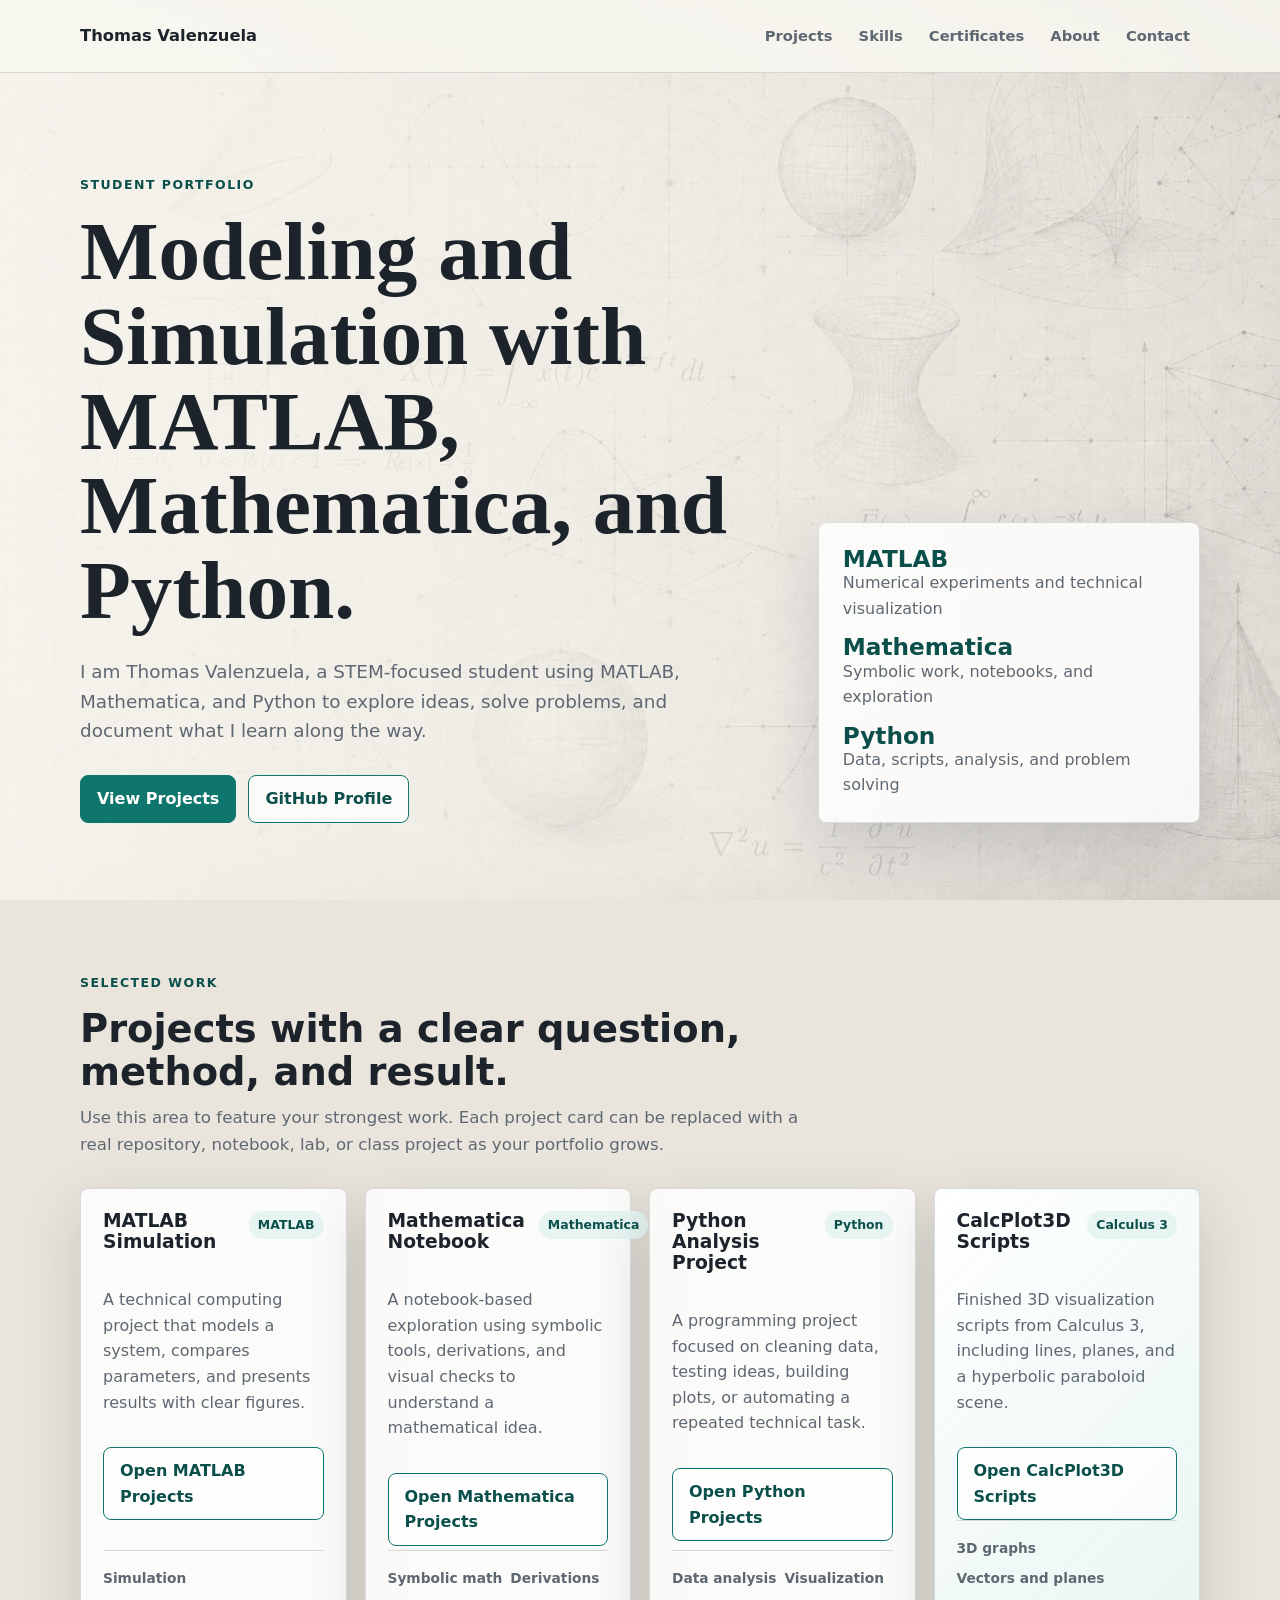
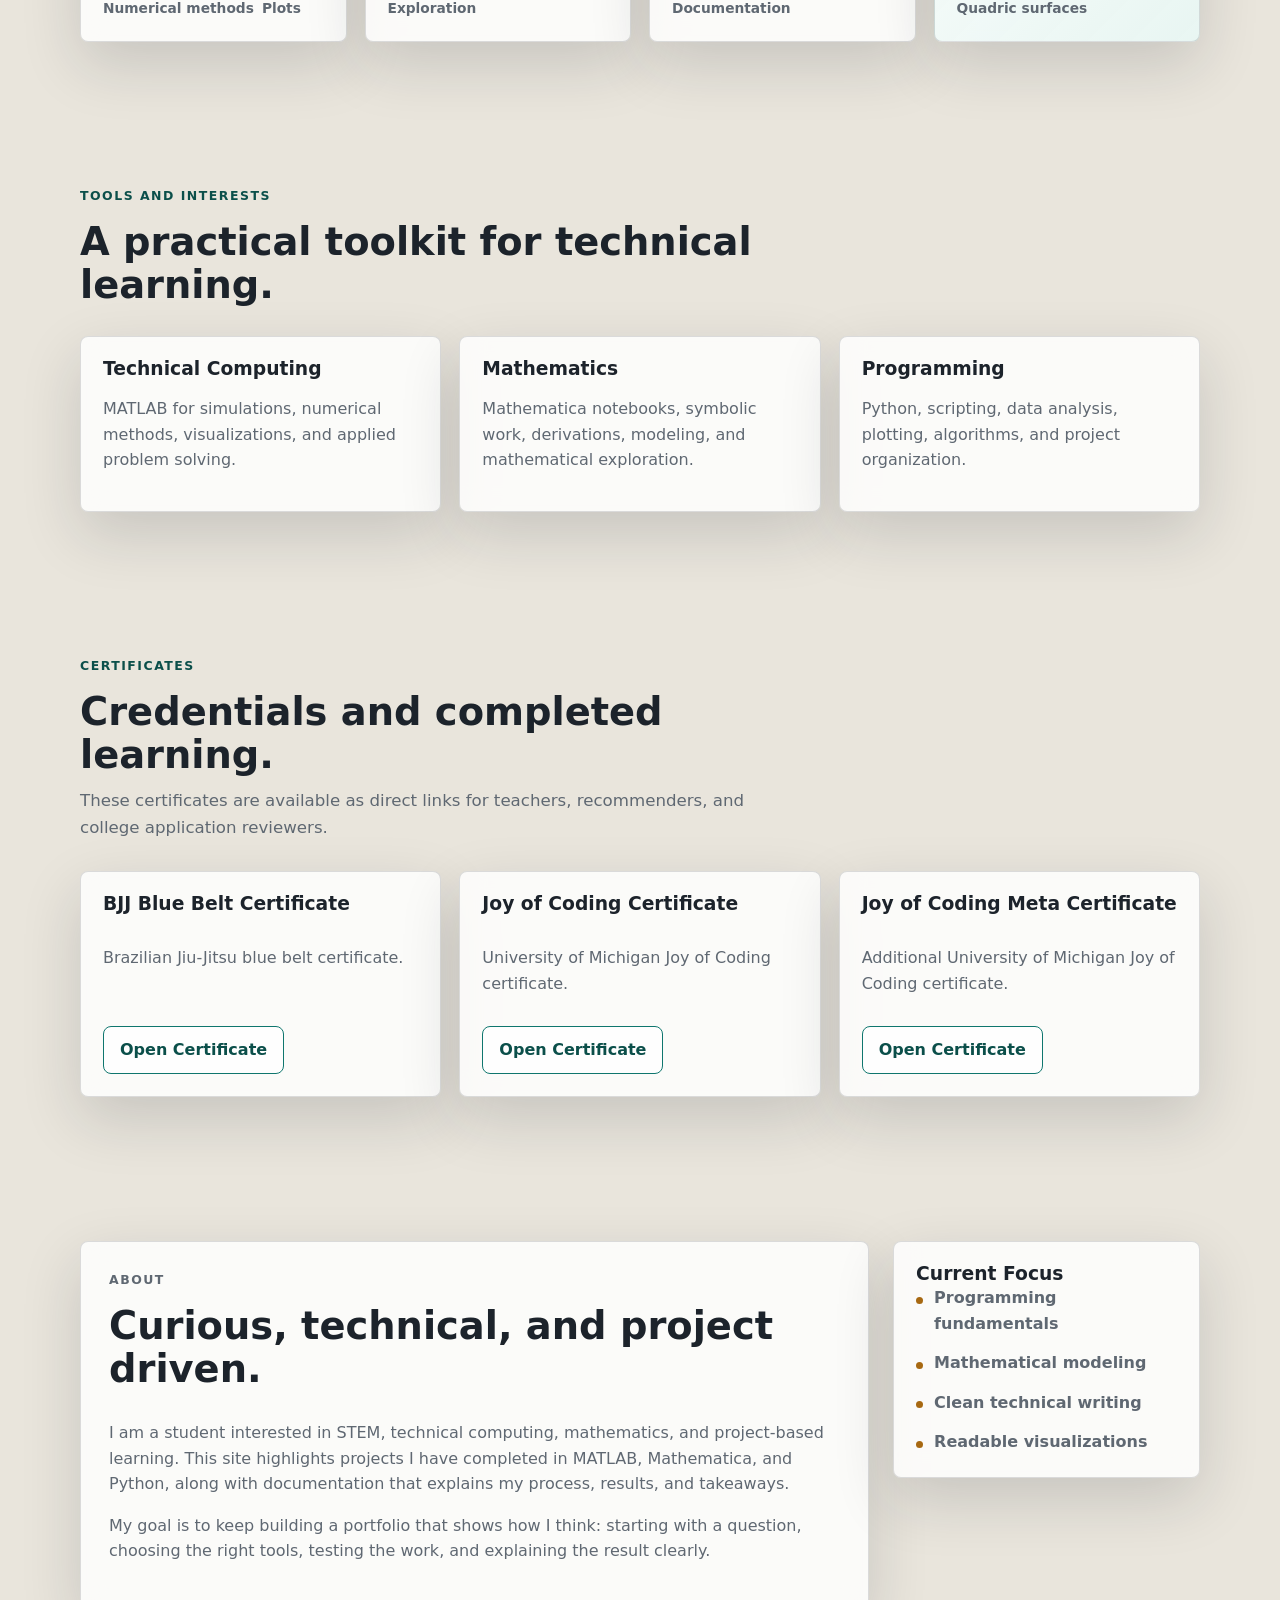
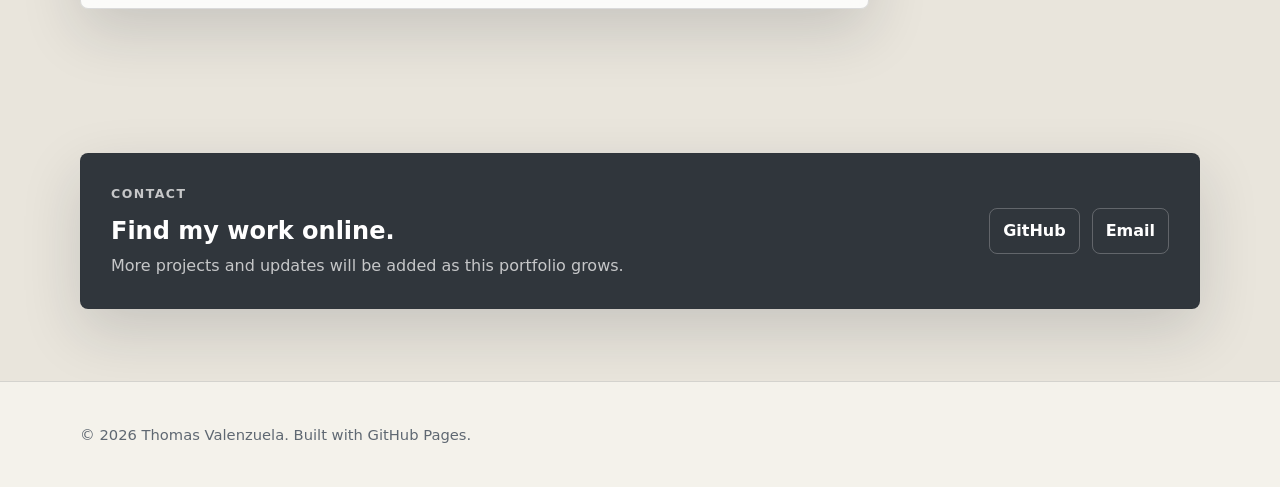
<file: index.html>
<!doctype html>
<html lang="en">
<head>
  <meta charset="utf-8">
  <meta name="viewport" content="width=device-width, initial-scale=1">
  <meta name="description" content="Student portfolio for Thomas Valenzuela focused on modeling and simulation with MATLAB, Mathematica, and Python.">
  <title>Modeling and Simulation with MATLAB, Mathematica, and Python.</title>
  <style>
    :root {
      color-scheme: light;
      --ink: #1c232b;
      --muted: #5f6872;
      --surface: rgba(255, 255, 255, 0.82);
      --surface-strong: rgba(255, 255, 255, 0.92);
      --line: rgba(44, 51, 58, 0.16);
      --accent: #0f766e;
      --accent-dark: #0b4f4a;
      --accent-soft: rgba(228, 244, 241, 0.9);
      --gold: #a76812;
      --shadow: 0 22px 60px rgba(24, 32, 42, 0.16);
    }

    * {
      box-sizing: border-box;
    }

    html {
      scroll-behavior: smooth;
    }

    body {
      margin: 0;
      min-height: 100vh;
      font-family: Inter, ui-sans-serif, system-ui, -apple-system, BlinkMacSystemFont, "Segoe UI", sans-serif;
      line-height: 1.6;
      color: var(--ink);
      background: #e9e5dc url("assets/mathBackground.png") center top / cover fixed no-repeat;
    }

    body::before {
      content: "";
      position: fixed;
      inset: 0;
      z-index: -1;
      background: linear-gradient(90deg, rgba(247, 245, 238, 0.96) 0%, rgba(247, 245, 238, 0.79) 48%, rgba(247, 245, 238, 0.48) 100%);
      pointer-events: none;
    }

    a {
      color: inherit;
    }

    .container {
      width: min(1120px, calc(100% - 40px));
      margin: 0 auto;
    }

    .site-header {
      position: sticky;
      top: 0;
      z-index: 10;
      border-bottom: 1px solid var(--line);
      background: rgba(248, 246, 240, 0.88);
      backdrop-filter: blur(16px);
    }

    .nav {
      min-height: 72px;
      display: flex;
      align-items: center;
      justify-content: space-between;
      gap: 24px;
    }

    .brand {
      text-decoration: none;
      font-weight: 850;
      font-size: 1.02rem;
    }

    .nav-links {
      display: flex;
      align-items: center;
      gap: 6px;
      flex-wrap: wrap;
      justify-content: flex-end;
    }

    .nav-links a {
      text-decoration: none;
      color: var(--muted);
      font-weight: 750;
      font-size: 0.92rem;
      padding: 8px 10px;
      border-radius: 8px;
    }

    .nav-links a:hover,
    .nav-links a:focus-visible {
      color: var(--accent-dark);
      background: var(--accent-soft);
      outline: none;
    }

    .hero {
      min-height: calc(100vh - 72px);
      display: grid;
      align-items: center;
      padding: 72px 0 48px;
    }

    .hero-grid {
      display: grid;
      grid-template-columns: minmax(0, 1.3fr) minmax(280px, 0.7fr);
      gap: 28px;
      align-items: end;
    }

    .hero-copy-block {
      max-width: 780px;
    }

    .eyebrow {
      margin: 0 0 14px;
      color: var(--accent-dark);
      font-weight: 850;
      text-transform: uppercase;
      font-size: 0.78rem;
      letter-spacing: 0.12em;
    }

    h1,
    h2,
    h3 {
      line-height: 1.12;
      margin: 0;
    }

    h1 {
      max-width: 880px;
      font-family: "Iowan Old Style", "Palatino Linotype", Palatino, Georgia, serif;
      font-size: 5.2rem;
      font-weight: 700;
      line-height: 1.02;
    }

    .hero-copy {
      margin: 24px 0 0;
      max-width: 670px;
      font-size: 1.15rem;
      color: var(--muted);
    }

    .hero-actions {
      display: flex;
      flex-wrap: wrap;
      gap: 12px;
      margin-top: 30px;
    }

    .button {
      display: inline-flex;
      align-items: center;
      justify-content: center;
      min-height: 44px;
      padding: 10px 16px;
      border-radius: 8px;
      border: 1px solid var(--accent);
      text-decoration: none;
      font-weight: 850;
    }

    .button.primary {
      color: #ffffff;
      background: var(--accent);
    }

    .button.secondary {
      color: var(--accent-dark);
      background: rgba(255, 255, 255, 0.74);
    }

    .panel,
    .card,
    .contact-band {
      background: var(--surface);
      border: 1px solid var(--line);
      border-radius: 8px;
      box-shadow: var(--shadow);
      backdrop-filter: blur(12px);
    }

    .panel {
      padding: 24px;
    }

    .stat-list,
    .focus-list {
      display: grid;
      gap: 14px;
      margin: 0;
      padding: 0;
      list-style: none;
    }

    .stat-list strong {
      display: block;
      color: var(--accent-dark);
      font-size: 1.45rem;
      line-height: 1;
    }

    .stat-list span,
    .focus-list li,
    .project-card p,
    .certificate-card p,
    .skill-card p,
    .about-copy p {
      color: var(--muted);
    }

    .section {
      padding: 72px 0;
    }

    .section-heading {
      max-width: 720px;
      margin-bottom: 30px;
    }

    .section-heading h2 {
      font-size: clamp(1.8rem, 3vw, 2.55rem);
    }

    .section-heading p:last-child {
      margin: 12px 0 0;
      color: var(--muted);
      font-size: 1.04rem;
    }

    .project-grid {
      display: grid;
      grid-template-columns: repeat(auto-fit, minmax(240px, 1fr));
      gap: 18px;
    }

    .certificate-grid,
    .skill-grid {
      display: grid;
      grid-template-columns: repeat(3, minmax(0, 1fr));
      gap: 18px;
    }

    .card {
      padding: 22px;
    }

    .project-card {
      min-height: 260px;
      display: flex;
      flex-direction: column;
    }

    .project-card .button {
      align-self: flex-start;
      margin-top: 16px;
    }

    .project-card.featured-project-card {
      background:
        linear-gradient(135deg, rgba(255, 255, 255, 0.9), rgba(228, 244, 241, 0.84)),
        var(--surface);
    }

    .certificate-card {
      min-height: 220px;
      display: flex;
      flex-direction: column;
      gap: 14px;
    }

    .certificate-card .button {
      align-self: flex-start;
      margin-top: auto;
    }

    .project-topline {
      display: flex;
      justify-content: space-between;
      gap: 14px;
      align-items: flex-start;
      margin-bottom: 18px;
    }

    .tag {
      min-height: 28px;
      padding: 4px 9px;
      border-radius: 999px;
      background: var(--accent-soft);
      color: var(--accent-dark);
      font-size: 0.78rem;
      font-weight: 850;
      white-space: nowrap;
    }

    .project-meta {
      display: flex;
      flex-wrap: wrap;
      gap: 8px;
      margin-top: auto;
      padding-top: 16px;
      border-top: 1px solid var(--line);
    }

    .project-meta span {
      color: var(--muted);
      font-size: 0.86rem;
      font-weight: 750;
    }

    .about-grid {
      display: grid;
      grid-template-columns: minmax(0, 0.72fr) minmax(280px, 0.28fr);
      gap: 24px;
      align-items: start;
    }

    .about-copy {
      padding: 28px;
    }

    .focus-list li {
      padding-left: 18px;
      position: relative;
      font-weight: 700;
    }

    .focus-list li::before {
      content: "";
      position: absolute;
      left: 0;
      top: 0.72em;
      width: 7px;
      height: 7px;
      border-radius: 50%;
      background: var(--gold);
    }

    .contact-band {
      display: flex;
      justify-content: space-between;
      gap: 24px;
      align-items: center;
      padding: 30px;
      background: rgba(28, 35, 43, 0.9);
      color: #ffffff;
    }

    .contact-band .eyebrow {
      color: rgba(255, 255, 255, 0.72);
    }

    .contact-band p:not(.eyebrow) {
      margin: 8px 0 0;
      color: rgba(255, 255, 255, 0.72);
    }

    .contact-links {
      display: flex;
      gap: 12px;
      flex-wrap: wrap;
      justify-content: flex-end;
    }

    .contact-links a {
      display: inline-flex;
      align-items: center;
      min-height: 42px;
      padding: 9px 13px;
      border-radius: 8px;
      color: #ffffff;
      text-decoration: none;
      font-weight: 850;
      border: 1px solid rgba(255, 255, 255, 0.24);
    }

    .site-footer {
      padding: 26px 0;
      color: var(--muted);
      font-size: 0.92rem;
      background: rgba(248, 246, 240, 0.76);
      border-top: 1px solid var(--line);
      backdrop-filter: blur(12px);
    }

    @media (max-width: 860px) {
      body {
        background-attachment: scroll;
      }

      body::before {
        background: rgba(247, 245, 238, 0.84);
      }

      h1 {
        font-size: 3.6rem;
      }

      .hero-grid,
      .about-grid,
      .project-grid,
      .certificate-grid,
      .skill-grid {
        grid-template-columns: 1fr;
      }

      .hero {
        min-height: auto;
      }

      .contact-band {
        align-items: flex-start;
        flex-direction: column;
      }

      .contact-links {
        justify-content: flex-start;
      }
    }

    @media (max-width: 620px) {
      .container {
        width: min(100% - 28px, 1120px);
      }

      .nav {
        align-items: flex-start;
        flex-direction: column;
        gap: 10px;
        padding: 14px 0;
      }

      .nav-links {
        justify-content: flex-start;
      }

      h1 {
        font-size: 2.65rem;
      }

      .hero,
      .section {
        padding: 52px 0;
      }
    }
  </style>
</head>
<body>
  <header class="site-header">
    <div class="container nav" aria-label="Main navigation">
      <a class="brand" href="#top">Thomas Valenzuela</a>
      <nav class="nav-links">
        <a href="#projects">Projects</a>
        <a href="#skills">Skills</a>
        <a href="#certificates">Certificates</a>
        <a href="#about">About</a>
        <a href="#contact">Contact</a>
      </nav>
    </div>
  </header>

  <main id="top">
    <section class="hero">
      <div class="container hero-grid">
        <div class="hero-copy-block">
          <p class="eyebrow">Student portfolio</p>
          <h1>Modeling and Simulation with MATLAB, Mathematica, and Python.</h1>
          <p class="hero-copy">
            I am Thomas Valenzuela, a STEM-focused student using MATLAB, Mathematica, and Python to explore ideas, solve problems, and document what I learn along the way.
          </p>
          <div class="hero-actions">
            <a class="button primary" href="#projects">View Projects</a>
            <a class="button secondary" href="https://github.com/wolervine" target="_blank" rel="noopener noreferrer">GitHub Profile</a>
          </div>
        </div>

        <aside class="panel" aria-label="Portfolio highlights">
          <ul class="stat-list">
            <li><strong>MATLAB</strong><span>Numerical experiments and technical visualization</span></li>
            <li><strong>Mathematica</strong><span>Symbolic work, notebooks, and exploration</span></li>
            <li><strong>Python</strong><span>Data, scripts, analysis, and problem solving</span></li>
          </ul>
        </aside>
      </div>
    </section>

    <section id="projects" class="section">
      <div class="container">
        <div class="section-heading">
          <p class="eyebrow">Selected work</p>
          <h2>Projects with a clear question, method, and result.</h2>
          <p>Use this area to feature your strongest work. Each project card can be replaced with a real repository, notebook, lab, or class project as your portfolio grows.</p>
        </div>

        <div class="project-grid">
          <article class="card project-card">
            <div class="project-topline"><h3>MATLAB Simulation</h3><span class="tag">MATLAB</span></div>
            <p>A technical computing project that models a system, compares parameters, and presents results with clear figures.</p>
            <a class="button secondary" href="projects/matlab/">Open MATLAB Projects</a>
            <div class="project-meta"><span>Simulation</span><span>Numerical methods</span><span>Plots</span></div>
          </article>

          <article class="card project-card">
            <div class="project-topline"><h3>Mathematica Notebook</h3><span class="tag">Mathematica</span></div>
            <p>A notebook-based exploration using symbolic tools, derivations, and visual checks to understand a mathematical idea.</p>
            <a class="button secondary" href="projects/mathematica/">Open Mathematica Projects</a>
            <div class="project-meta"><span>Symbolic math</span><span>Derivations</span><span>Exploration</span></div>
          </article>

          <article class="card project-card">
            <div class="project-topline"><h3>Python Analysis Project</h3><span class="tag">Python</span></div>
            <p>A programming project focused on cleaning data, testing ideas, building plots, or automating a repeated technical task.</p>
            <a class="button secondary" href="projects/python/">Open Python Projects</a>
            <div class="project-meta"><span>Data analysis</span><span>Visualization</span><span>Documentation</span></div>
          </article>

          <article class="card project-card featured-project-card">
            <div class="project-topline"><h3>CalcPlot3D Scripts</h3><span class="tag">Calculus 3</span></div>
            <p>Finished 3D visualization scripts from Calculus 3, including lines, planes, and a hyperbolic paraboloid scene.</p>
            <a class="button secondary" href="projects/calcplot3d/">Open CalcPlot3D Scripts</a>
            <div class="project-meta"><span>3D graphs</span><span>Vectors and planes</span><span>Quadric surfaces</span></div>
          </article>
        </div>
      </div>
    </section>

    <section id="skills" class="section">
      <div class="container">
        <div class="section-heading">
          <p class="eyebrow">Tools and interests</p>
          <h2>A practical toolkit for technical learning.</h2>
        </div>

        <div class="skill-grid">
          <article class="card skill-card"><h3>Technical Computing</h3><p>MATLAB for simulations, numerical methods, visualizations, and applied problem solving.</p></article>
          <article class="card skill-card"><h3>Mathematics</h3><p>Mathematica notebooks, symbolic work, derivations, modeling, and mathematical exploration.</p></article>
          <article class="card skill-card"><h3>Programming</h3><p>Python, scripting, data analysis, plotting, algorithms, and project organization.</p></article>
        </div>
      </div>
    </section>

    <section id="certificates" class="section">
      <div class="container">
        <div class="section-heading">
          <p class="eyebrow">Certificates</p>
          <h2>Credentials and completed learning.</h2>
          <p>These certificates are available as direct links for teachers, recommenders, and college application reviewers.</p>
        </div>

        <div class="certificate-grid">
          <article class="card certificate-card" id="bjj-blue-belt-certificate">
            <h3>BJJ Blue Belt Certificate</h3>
            <p>Brazilian Jiu-Jitsu blue belt certificate.</p>
            <a class="button secondary" href="certificates/bjj-blue-belt.pdf" target="_blank" rel="noopener noreferrer">Open Certificate</a>
          </article>

          <article class="card certificate-card" id="joy-of-coding-certificate">
            <h3>Joy of Coding Certificate</h3>
            <p>University of Michigan Joy of Coding certificate.</p>
            <a class="button secondary" href="certificates/joy-of-coding.pdf" target="_blank" rel="noopener noreferrer">Open Certificate</a>
          </article>

          <article class="card certificate-card" id="joy-of-coding-meta-certificate">
            <h3>Joy of Coding Meta Certificate</h3>
            <p>Additional University of Michigan Joy of Coding certificate.</p>
            <a class="button secondary" href="certificates/joy-of-coding-meta.pdf" target="_blank" rel="noopener noreferrer">Open Certificate</a>
          </article>
        </div>
      </div>
    </section>

    <section id="about" class="section">
      <div class="container about-grid">
        <div class="card about-copy">
          <div class="section-heading">
            <p class="eyebrow">About</p>
            <h2>Curious, technical, and project driven.</h2>
          </div>
          <p>I am a student interested in STEM, technical computing, mathematics, and project-based learning. This site highlights projects I have completed in MATLAB, Mathematica, and Python, along with documentation that explains my process, results, and takeaways.</p>
          <p>My goal is to keep building a portfolio that shows how I think: starting with a question, choosing the right tools, testing the work, and explaining the result clearly.</p>
        </div>

        <aside class="card">
          <h3>Current Focus</h3>
          <ul class="focus-list">
            <li>Programming fundamentals</li>
            <li>Mathematical modeling</li>
            <li>Clean technical writing</li>
            <li>Readable visualizations</li>
          </ul>
        </aside>
      </div>
    </section>

    <section id="contact" class="section">
      <div class="container">
        <div class="contact-band">
          <div>
            <p class="eyebrow">Contact</p>
            <h2>Find my work online.</h2>
            <p>More projects and updates will be added as this portfolio grows.</p>
          </div>
          <div class="contact-links">
            <a href="https://github.com/wolervine" target="_blank" rel="noopener noreferrer">GitHub</a>
            <a href="mailto:wolervine@proton.me">Email</a>
          </div>
        </div>
      </div>
    </section>
  </main>

  <footer class="site-footer">
    <div class="container">
      <p>&copy; 2026 Thomas Valenzuela. Built with GitHub Pages.</p>
    </div>
  </footer>
</body>
</html>
</file>
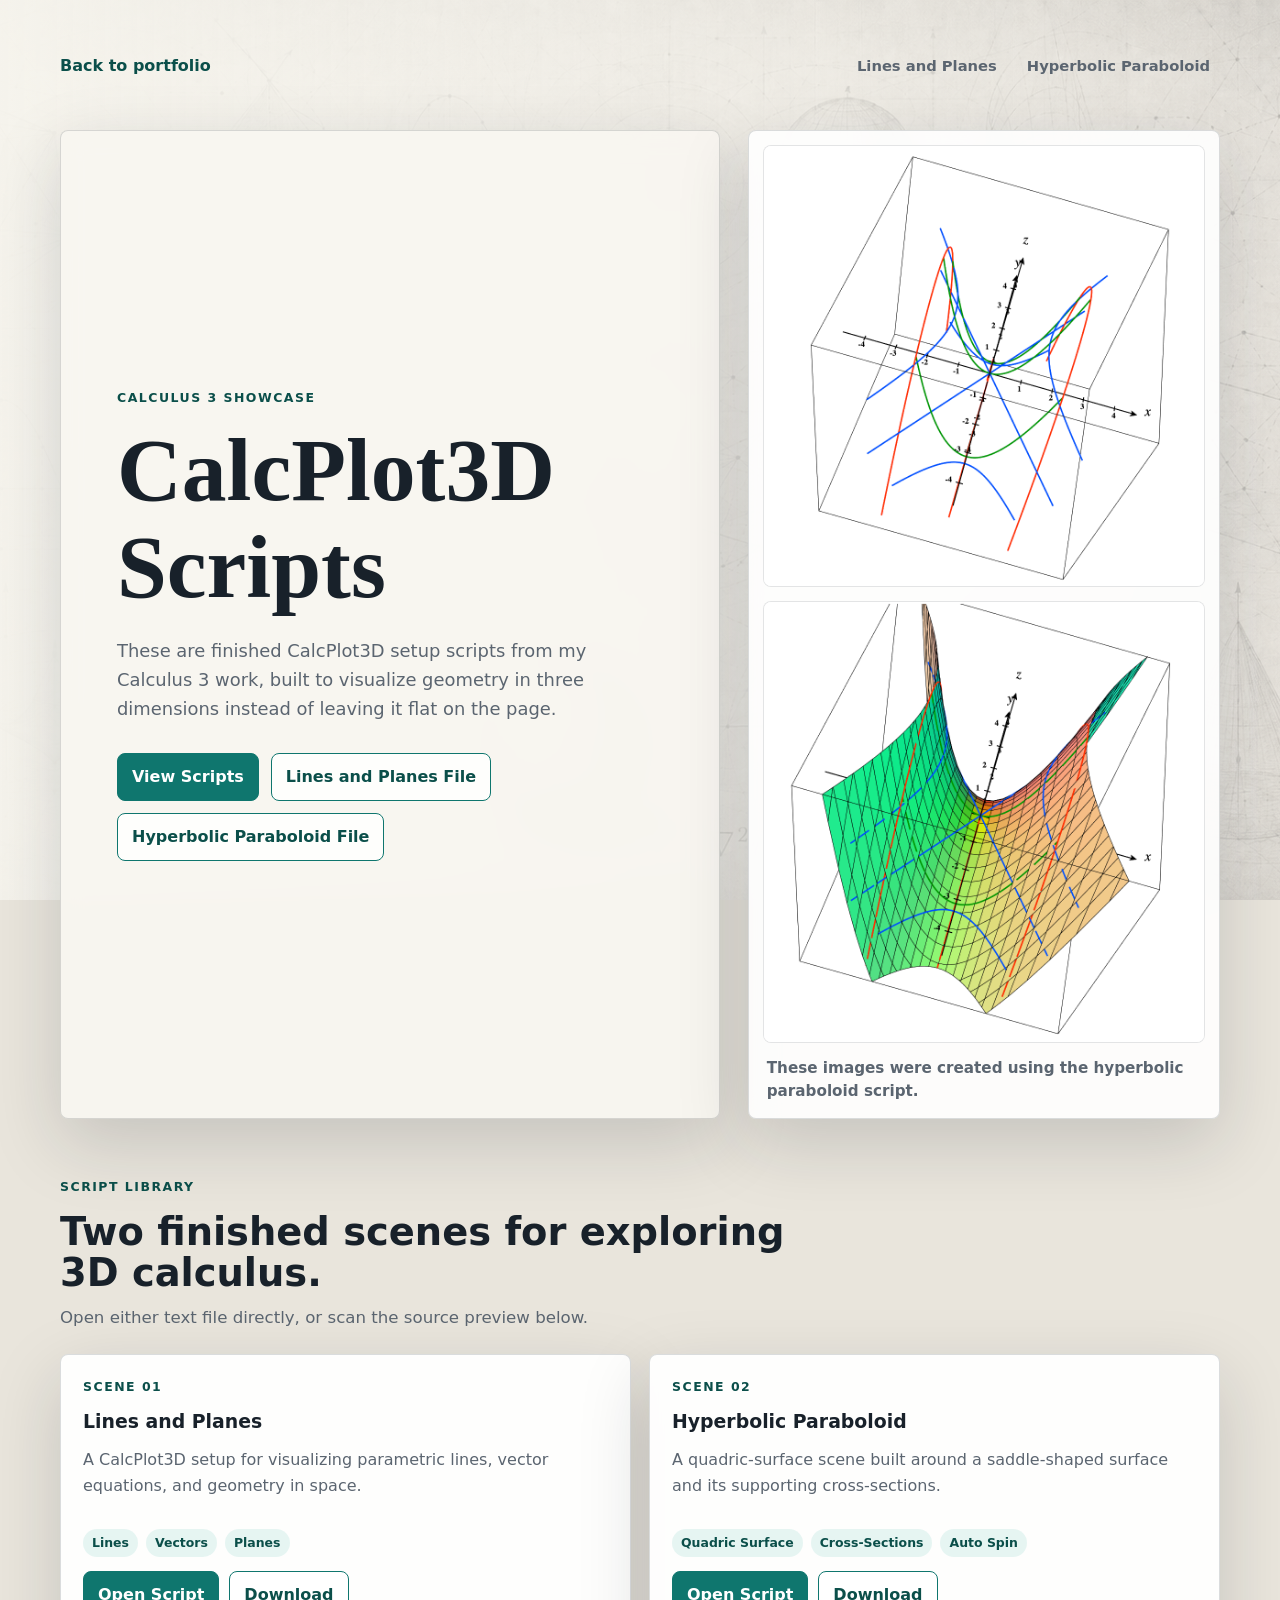
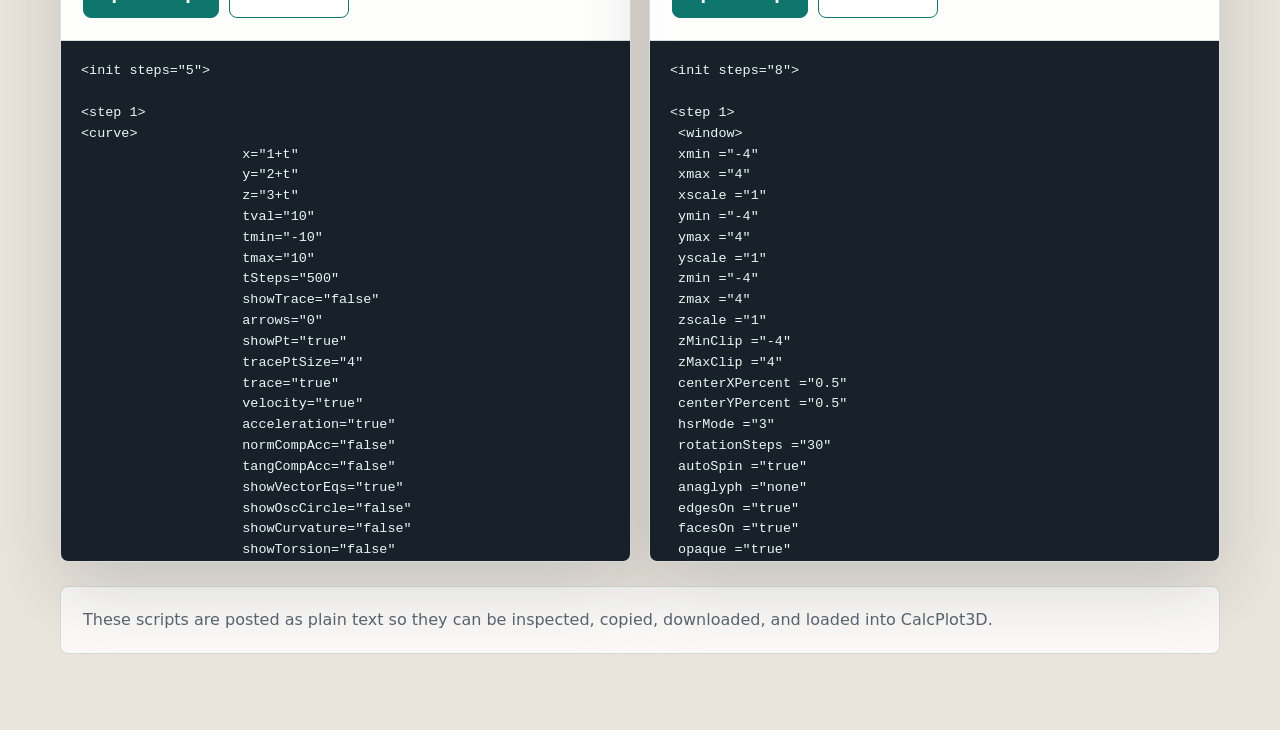
<file: projects/calcplot3d/index.html>
<!doctype html>
<html lang="en">
<head>
  <meta charset="utf-8">
  <meta name="viewport" content="width=device-width, initial-scale=1">
  <meta name="description" content="CalcPlot3D scripts written by Thomas Valenzuela for Calculus 3.">
  <title>CalcPlot3D Scripts | Thomas Valenzuela</title>
  <style>
    :root {
      color-scheme: light;
      --ink: #18212a;
      --muted: #5b6570;
      --paper: rgba(249, 247, 241, 0.9);
      --paper-strong: rgba(255, 255, 255, 0.94);
      --line: rgba(36, 45, 54, 0.16);
      --accent: #0f766e;
      --accent-dark: #0b4f4a;
      --gold: #a76812;
      --blueprint: #293241;
      --shadow: 0 24px 70px rgba(24, 32, 42, 0.17);
    }

    * {
      box-sizing: border-box;
    }

    html {
      scroll-behavior: smooth;
    }

    body {
      margin: 0;
      min-height: 100vh;
      font-family: Inter, ui-sans-serif, system-ui, -apple-system, BlinkMacSystemFont, "Segoe UI", sans-serif;
      line-height: 1.6;
      color: var(--ink);
      background: #e9e5dc url("../../assets/mathBackground.png") center top / cover fixed no-repeat;
    }

    body::before {
      content: "";
      position: fixed;
      inset: 0;
      z-index: -2;
      background: linear-gradient(90deg, rgba(247, 245, 238, 0.97) 0%, rgba(247, 245, 238, 0.82) 48%, rgba(247, 245, 238, 0.58) 100%);
      pointer-events: none;
    }

    a {
      color: inherit;
    }

    .page-shell {
      width: min(1160px, calc(100% - 40px));
      margin: 0 auto;
      padding: 36px 0 60px;
    }

    .topbar {
      min-height: 60px;
      display: flex;
      align-items: center;
      justify-content: space-between;
      gap: 18px;
      margin-bottom: 34px;
    }

    .back-link,
    .button {
      display: inline-flex;
      align-items: center;
      justify-content: center;
      min-height: 42px;
      border-radius: 8px;
      font-weight: 850;
      text-decoration: none;
    }

    .back-link {
      color: var(--accent-dark);
    }

    .mini-nav {
      display: flex;
      flex-wrap: wrap;
      justify-content: flex-end;
      gap: 10px;
    }

    .mini-nav a {
      padding: 8px 10px;
      color: var(--muted);
      font-size: 0.92rem;
      font-weight: 800;
      text-decoration: none;
    }

    .hero {
      display: grid;
      grid-template-columns: minmax(0, 0.95fr) minmax(320px, 0.68fr);
      gap: 28px;
      align-items: stretch;
      min-height: 520px;
    }

    .hero-copy,
    .plot-panel,
    .script-card {
      border: 1px solid var(--line);
      border-radius: 8px;
      box-shadow: var(--shadow);
      backdrop-filter: blur(14px);
    }

    .hero-copy {
      padding: clamp(30px, 5vw, 56px);
      background: var(--paper);
      display: grid;
      align-content: center;
    }

    .eyebrow {
      margin: 0 0 14px;
      color: var(--accent-dark);
      font-weight: 850;
      text-transform: uppercase;
      font-size: 0.78rem;
      letter-spacing: 0.12em;
    }

    h1,
    h2,
    h3 {
      margin: 0;
      line-height: 1.08;
    }

    h1 {
      max-width: 720px;
      font-family: "Iowan Old Style", "Palatino Linotype", Palatino, Georgia, serif;
      font-size: clamp(3rem, 7vw, 5.7rem);
      font-weight: 700;
    }

    h2 {
      font-size: clamp(1.75rem, 3vw, 2.45rem);
    }

    h3 {
      font-size: 1.18rem;
    }

    p {
      color: var(--muted);
    }

    .hero-text {
      max-width: 690px;
      margin: 22px 0 0;
      font-size: 1.12rem;
    }

    .hero-actions {
      display: flex;
      flex-wrap: wrap;
      gap: 12px;
      margin-top: 30px;
    }

    .button {
      padding: 10px 14px;
      border: 1px solid var(--accent);
    }

    .button.primary {
      color: #ffffff;
      background: var(--accent);
    }

    .button.secondary {
      color: var(--accent-dark);
      background: rgba(255, 255, 255, 0.78);
    }

    .plot-panel {
      margin: 0;
      padding: 14px;
      background: rgba(255, 255, 255, 0.88);
      display: grid;
      gap: 14px;
    }

    .plot-panel img {
      display: block;
      width: 100%;
      aspect-ratio: 1;
      border: 1px solid rgba(24, 33, 42, 0.12);
      border-radius: 8px;
      background: #ffffff;
      object-fit: cover;
    }

    .plot-panel figcaption {
      margin: 0;
      padding: 0 4px 2px;
      color: var(--muted);
      font-size: 0.95rem;
      font-weight: 750;
      line-height: 1.45;
    }

    .section {
      padding-top: 58px;
    }

    .section-heading {
      max-width: 760px;
      margin-bottom: 22px;
    }

    .section-heading p:last-child {
      margin: 12px 0 0;
      font-size: 1.04rem;
    }

    .script-grid {
      display: grid;
      grid-template-columns: repeat(2, minmax(0, 1fr));
      gap: 18px;
    }

    .script-card {
      min-width: 0;
      background: var(--paper-strong);
      overflow: hidden;
    }

    .script-card-header {
      padding: 22px;
      border-bottom: 1px solid var(--line);
      display: grid;
      gap: 14px;
    }

    .script-meta {
      display: flex;
      flex-wrap: wrap;
      gap: 8px;
      margin: 0;
      padding: 0;
      list-style: none;
    }

    .script-meta li {
      min-height: 28px;
      padding: 4px 9px;
      border-radius: 999px;
      color: var(--accent-dark);
      background: rgba(228, 244, 241, 0.9);
      font-size: 0.78rem;
      font-weight: 850;
    }

    .script-actions {
      display: flex;
      flex-wrap: wrap;
      gap: 10px;
    }

    .script-preview {
      min-height: 420px;
      max-height: 520px;
      margin: 0;
      padding: 20px;
      overflow: auto;
      color: #e9f7f4;
      background: #18212a;
      font: 0.84rem/1.55 ui-monospace, SFMono-Regular, Menlo, Consolas, monospace;
      tab-size: 2;
      white-space: pre;
    }

    .note-band {
      margin-top: 24px;
      padding: 20px 22px;
      border: 1px solid var(--line);
      border-radius: 8px;
      background: rgba(255, 255, 255, 0.76);
      color: var(--muted);
    }

    @media (max-width: 920px) {
      body {
        background-attachment: scroll;
      }

      .hero,
      .script-grid {
        grid-template-columns: 1fr;
      }

      .plot-panel {
        max-width: 560px;
        margin: 0 auto;
      }
    }

    @media (max-width: 620px) {
      .page-shell {
        width: min(100% - 28px, 1160px);
        padding-top: 20px;
      }

      .topbar {
        align-items: flex-start;
        flex-direction: column;
      }

      .mini-nav {
        justify-content: flex-start;
      }

      .hero-copy,
      .plot-panel,
      .script-card-header {
        padding: 20px;
      }

      .script-preview {
        max-height: 420px;
        font-size: 0.78rem;
      }
    }
  </style>
</head>
<body>
  <main class="page-shell">
    <header class="topbar">
      <a class="back-link" href="../../#projects">Back to portfolio</a>
      <nav class="mini-nav" aria-label="CalcPlot3D scripts navigation">
        <a href="#lines-and-planes">Lines and Planes</a>
        <a href="#hyperbolic-paraboloid">Hyperbolic Paraboloid</a>
      </nav>
    </header>

    <section class="hero">
      <div class="hero-copy">
        <p class="eyebrow">Calculus 3 Showcase</p>
        <h1>CalcPlot3D Scripts</h1>
        <p class="hero-text">These are finished CalcPlot3D setup scripts from my Calculus 3 work, built to visualize geometry in three dimensions instead of leaving it flat on the page.</p>
        <div class="hero-actions">
          <a class="button primary" href="#scripts">View Scripts</a>
          <a class="button secondary" href="scripts/lines-and-planes.txt" target="_blank" rel="noopener noreferrer">Lines and Planes File</a>
          <a class="button secondary" href="scripts/hyperbolic-paraboloid.txt" target="_blank" rel="noopener noreferrer">Hyperbolic Paraboloid File</a>
        </div>
      </div>

      <figure class="plot-panel">
        <img src="../../assets/calcplot3d/hyperbolic-paraboloid-wireframe.png" alt="Wireframe CalcPlot3D output from the hyperbolic paraboloid script">
        <img src="../../assets/calcplot3d/hyperbolic-paraboloid-surface.png" alt="Surface plot CalcPlot3D output from the hyperbolic paraboloid script">
        <figcaption>These images were created using the hyperbolic paraboloid script.</figcaption>
      </figure>
    </section>

    <section class="section" id="scripts">
      <div class="section-heading">
        <p class="eyebrow">Script Library</p>
        <h2>Two finished scenes for exploring 3D calculus.</h2>
        <p>Open either text file directly, or scan the source preview below.</p>
      </div>

      <div class="script-grid">
        <article class="script-card" id="lines-and-planes">
          <div class="script-card-header">
            <div>
              <p class="eyebrow">Scene 01</p>
              <h3>Lines and Planes</h3>
              <p>A CalcPlot3D setup for visualizing parametric lines, vector equations, and geometry in space.</p>
            </div>
            <ul class="script-meta">
              <li>Lines</li>
              <li>Vectors</li>
              <li>Planes</li>
            </ul>
            <div class="script-actions">
              <a class="button primary" href="scripts/lines-and-planes.txt" target="_blank" rel="noopener noreferrer">Open Script</a>
              <a class="button secondary" href="scripts/lines-and-planes.txt" download>Download</a>
            </div>
          </div>
          <pre class="script-preview" data-script-src="scripts/lines-and-planes.txt">Loading script preview...</pre>
        </article>

        <article class="script-card" id="hyperbolic-paraboloid">
          <div class="script-card-header">
            <div>
              <p class="eyebrow">Scene 02</p>
              <h3>Hyperbolic Paraboloid</h3>
              <p>A quadric-surface scene built around a saddle-shaped surface and its supporting cross-sections.</p>
            </div>
            <ul class="script-meta">
              <li>Quadric Surface</li>
              <li>Cross-Sections</li>
              <li>Auto Spin</li>
            </ul>
            <div class="script-actions">
              <a class="button primary" href="scripts/hyperbolic-paraboloid.txt" target="_blank" rel="noopener noreferrer">Open Script</a>
              <a class="button secondary" href="scripts/hyperbolic-paraboloid.txt" download>Download</a>
            </div>
          </div>
          <pre class="script-preview" data-script-src="scripts/hyperbolic-paraboloid.txt">Loading script preview...</pre>
        </article>
      </div>

      <p class="note-band">These scripts are posted as plain text so they can be inspected, copied, downloaded, and loaded into CalcPlot3D.</p>
    </section>
  </main>

  <script>
    for (const preview of document.querySelectorAll("[data-script-src]")) {
      fetch(preview.dataset.scriptSrc)
        .then((response) => {
          if (!response.ok) {
            throw new Error("Preview unavailable");
          }
          return response.text();
        })
        .then((text) => {
          preview.textContent = text;
        })
        .catch(() => {
          preview.textContent = "Open the script file above to view the source.";
        });
    }
  </script>
</body>
</html>
</file>
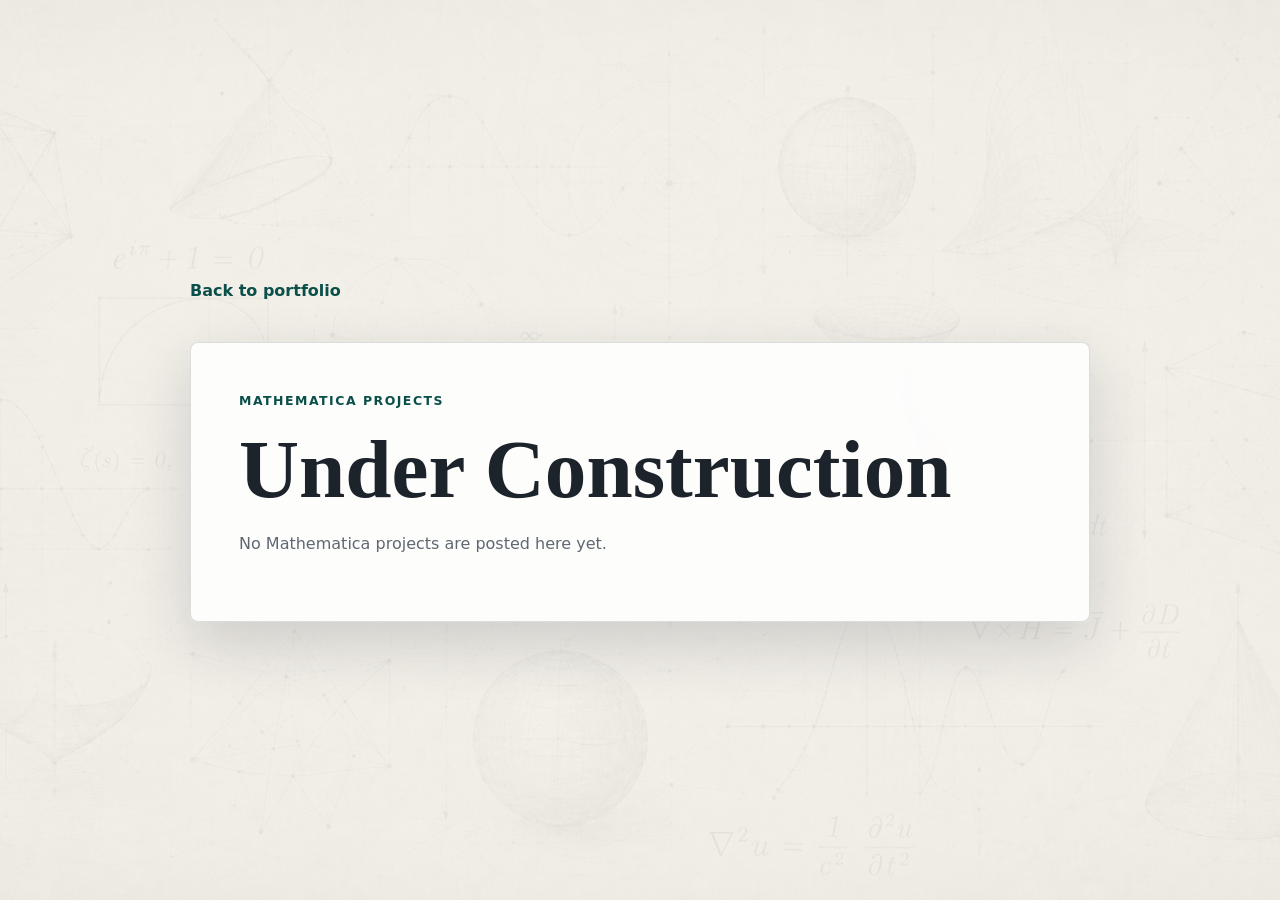
<file: projects/mathematica/index.html>
<!doctype html>
<html lang="en">
<head>
  <meta charset="utf-8">
  <meta name="viewport" content="width=device-width, initial-scale=1">
  <meta name="description" content="Mathematica project folder for Thomas Valenzuela's portfolio.">
  <title>Mathematica Projects | Thomas Valenzuela</title>
  <style>
    :root {
      color-scheme: light;
      --ink: #1c232b;
      --muted: #5f6872;
      --surface: rgba(255, 255, 255, 0.86);
      --line: rgba(44, 51, 58, 0.16);
      --accent-dark: #0b4f4a;
      --shadow: 0 22px 60px rgba(24, 32, 42, 0.16);
    }

    * {
      box-sizing: border-box;
    }

    body {
      margin: 0;
      min-height: 100vh;
      font-family: Inter, ui-sans-serif, system-ui, -apple-system, BlinkMacSystemFont, "Segoe UI", sans-serif;
      line-height: 1.6;
      color: var(--ink);
      background: #e9e5dc url("../../assets/mathBackground.png") center top / cover fixed no-repeat;
    }

    body::before {
      content: "";
      position: fixed;
      inset: 0;
      z-index: -1;
      background: rgba(247, 245, 238, 0.86);
      pointer-events: none;
    }

    .page {
      width: min(900px, calc(100% - 40px));
      min-height: 100vh;
      margin: 0 auto;
      padding: 48px 0;
      display: grid;
      align-content: center;
      gap: 22px;
    }

    .back-link {
      justify-self: start;
      min-height: 42px;
      color: var(--accent-dark);
      font-weight: 850;
      text-decoration: none;
    }

    .panel {
      padding: clamp(28px, 5vw, 48px);
      background: var(--surface);
      border: 1px solid var(--line);
      border-radius: 8px;
      box-shadow: var(--shadow);
      backdrop-filter: blur(12px);
    }

    .eyebrow {
      margin: 0 0 14px;
      color: var(--accent-dark);
      font-weight: 850;
      text-transform: uppercase;
      font-size: 0.78rem;
      letter-spacing: 0.12em;
    }

    h1 {
      margin: 0;
      font-family: "Iowan Old Style", "Palatino Linotype", Palatino, Georgia, serif;
      font-size: clamp(2.8rem, 7vw, 5.2rem);
      line-height: 1.08;
    }

    p {
      max-width: 650px;
      color: var(--muted);
    }
  </style>
</head>
<body>
  <main class="page">
    <a class="back-link" href="../../#projects">Back to portfolio</a>

    <section class="panel">
      <p class="eyebrow">Mathematica Projects</p>
      <h1>Under Construction</h1>
      <p>No Mathematica projects are posted here yet.</p>
    </section>
  </main>
</body>
</html>
</file>
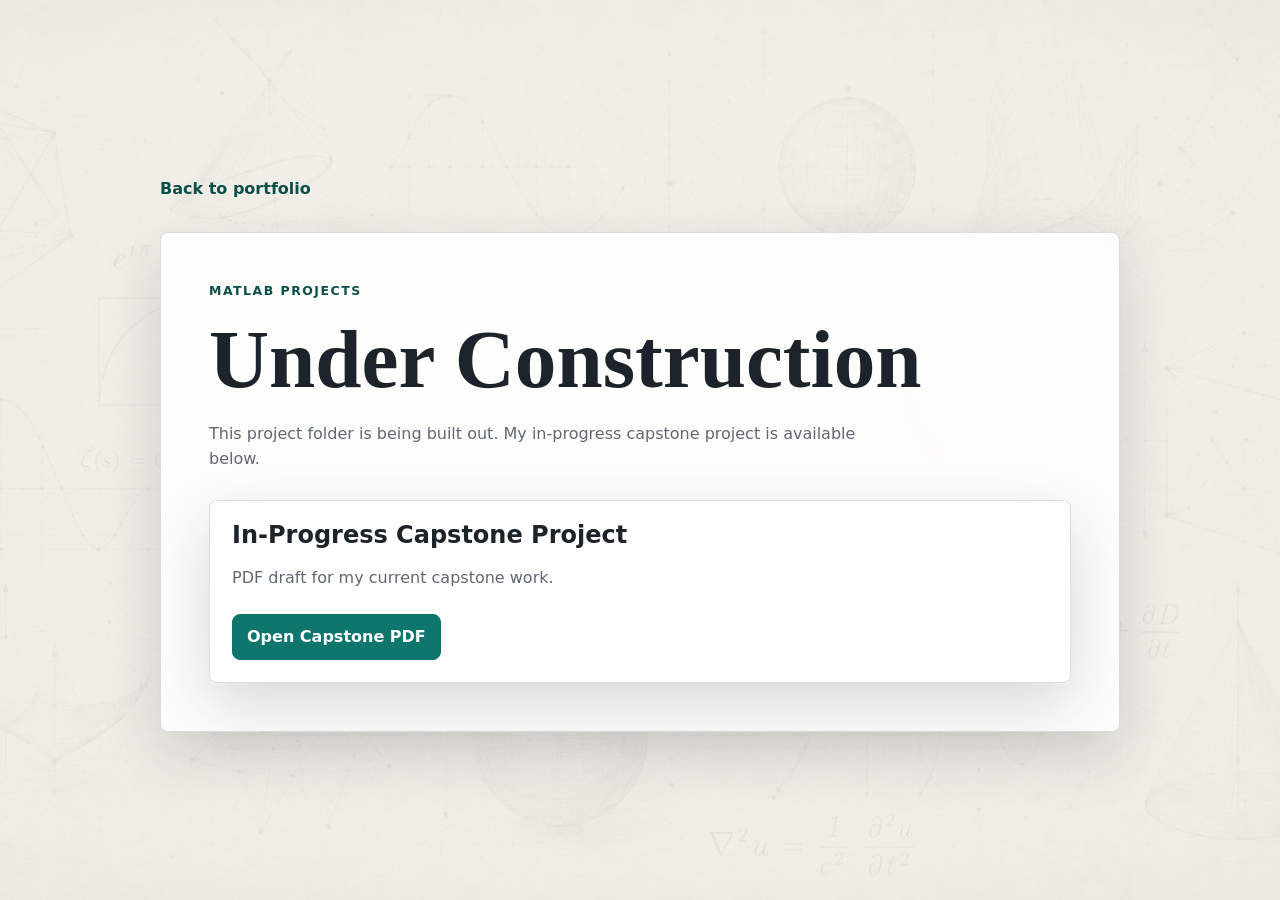
<file: projects/matlab/index.html>
<!doctype html>
<html lang="en">
<head>
  <meta charset="utf-8">
  <meta name="viewport" content="width=device-width, initial-scale=1">
  <meta name="description" content="MATLAB project folder for Thomas Valenzuela's portfolio, including an in-progress capstone project.">
  <title>MATLAB Projects | Thomas Valenzuela</title>
  <style>
    :root {
      color-scheme: light;
      --ink: #1c232b;
      --muted: #5f6872;
      --surface: rgba(255, 255, 255, 0.86);
      --line: rgba(44, 51, 58, 0.16);
      --accent: #0f766e;
      --accent-dark: #0b4f4a;
      --accent-soft: rgba(228, 244, 241, 0.9);
      --shadow: 0 22px 60px rgba(24, 32, 42, 0.16);
    }

    * {
      box-sizing: border-box;
    }

    body {
      margin: 0;
      min-height: 100vh;
      font-family: Inter, ui-sans-serif, system-ui, -apple-system, BlinkMacSystemFont, "Segoe UI", sans-serif;
      line-height: 1.6;
      color: var(--ink);
      background: #e9e5dc url("../../assets/mathBackground.png") center top / cover fixed no-repeat;
    }

    body::before {
      content: "";
      position: fixed;
      inset: 0;
      z-index: -1;
      background: rgba(247, 245, 238, 0.86);
      pointer-events: none;
    }

    .page {
      width: min(960px, calc(100% - 40px));
      min-height: 100vh;
      margin: 0 auto;
      padding: 48px 0;
      display: grid;
      align-content: center;
      gap: 22px;
    }

    .back-link,
    .button {
      display: inline-flex;
      align-items: center;
      justify-content: center;
      min-height: 42px;
      border-radius: 8px;
      font-weight: 850;
      text-decoration: none;
    }

    .back-link {
      justify-self: start;
      color: var(--accent-dark);
    }

    .panel,
    .card {
      background: var(--surface);
      border: 1px solid var(--line);
      border-radius: 8px;
      box-shadow: var(--shadow);
      backdrop-filter: blur(12px);
    }

    .panel {
      padding: clamp(28px, 5vw, 48px);
    }

    .eyebrow {
      margin: 0 0 14px;
      color: var(--accent-dark);
      font-weight: 850;
      text-transform: uppercase;
      font-size: 0.78rem;
      letter-spacing: 0.12em;
    }

    h1,
    h2 {
      margin: 0;
      line-height: 1.08;
    }

    h1 {
      font-family: "Iowan Old Style", "Palatino Linotype", Palatino, Georgia, serif;
      font-size: clamp(2.8rem, 7vw, 5.2rem);
    }

    p {
      max-width: 700px;
      color: var(--muted);
    }

    .card {
      margin-top: 28px;
      padding: 22px;
    }

    .button {
      margin-top: 8px;
      padding: 9px 14px;
      color: #ffffff;
      background: var(--accent);
      border: 1px solid var(--accent);
    }
  </style>
</head>
<body>
  <main class="page">
    <a class="back-link" href="../../#projects">Back to portfolio</a>

    <section class="panel">
      <p class="eyebrow">MATLAB Projects</p>
      <h1>Under Construction</h1>
      <p>This project folder is being built out. My in-progress capstone project is available below.</p>

      <article class="card">
        <h2>In-Progress Capstone Project</h2>
        <p>PDF draft for my current capstone work.</p>
        <a class="button" href="capstone-project.pdf" target="_blank" rel="noopener noreferrer">Open Capstone PDF</a>
      </article>
    </section>
  </main>
</body>
</html>
</file>
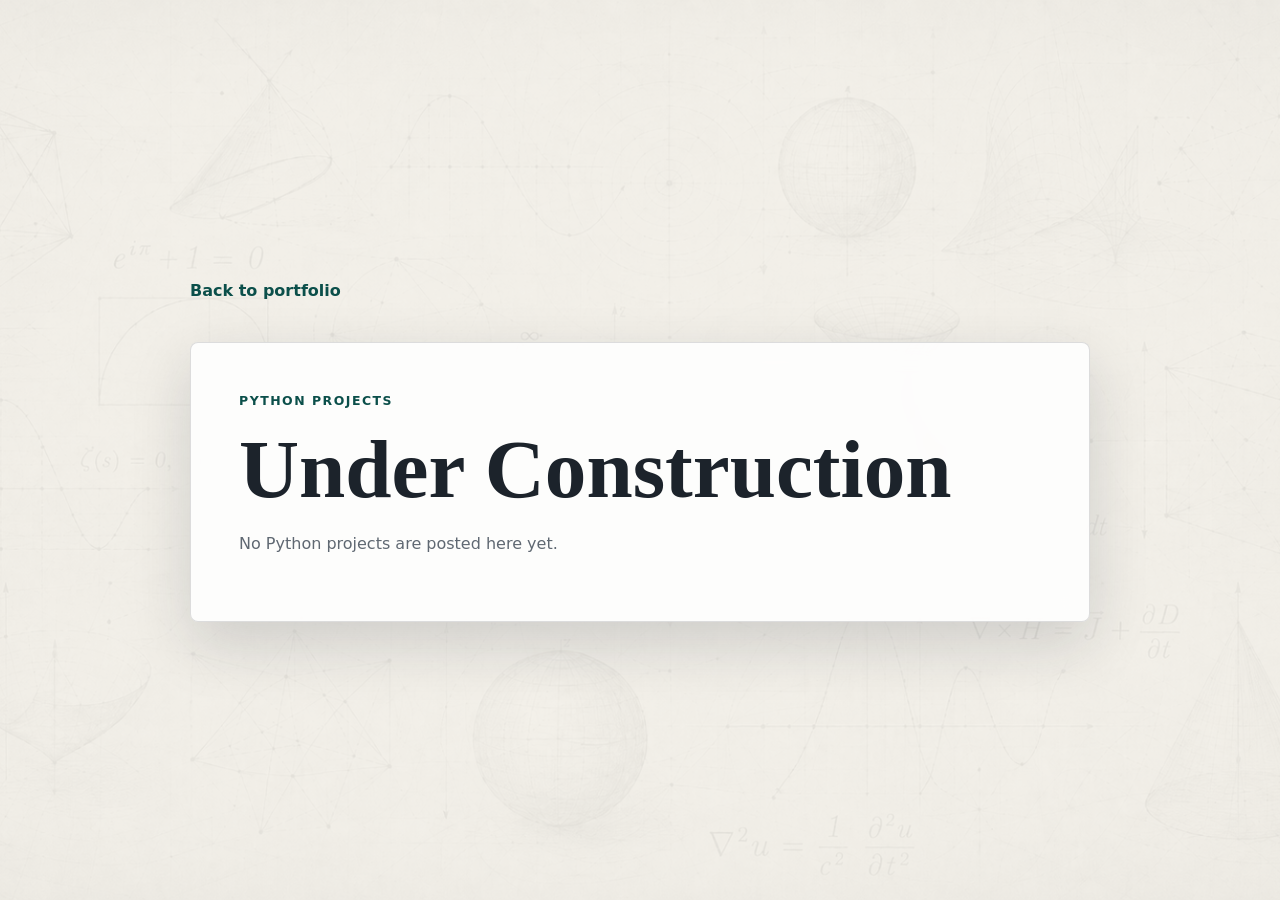
<file: projects/python/index.html>
<!doctype html>
<html lang="en">
<head>
  <meta charset="utf-8">
  <meta name="viewport" content="width=device-width, initial-scale=1">
  <meta name="description" content="Python project folder for Thomas Valenzuela's portfolio.">
  <title>Python Projects | Thomas Valenzuela</title>
  <style>
    :root {
      color-scheme: light;
      --ink: #1c232b;
      --muted: #5f6872;
      --surface: rgba(255, 255, 255, 0.86);
      --line: rgba(44, 51, 58, 0.16);
      --accent-dark: #0b4f4a;
      --shadow: 0 22px 60px rgba(24, 32, 42, 0.16);
    }

    * {
      box-sizing: border-box;
    }

    body {
      margin: 0;
      min-height: 100vh;
      font-family: Inter, ui-sans-serif, system-ui, -apple-system, BlinkMacSystemFont, "Segoe UI", sans-serif;
      line-height: 1.6;
      color: var(--ink);
      background: #e9e5dc url("../../assets/mathBackground.png") center top / cover fixed no-repeat;
    }

    body::before {
      content: "";
      position: fixed;
      inset: 0;
      z-index: -1;
      background: rgba(247, 245, 238, 0.86);
      pointer-events: none;
    }

    .page {
      width: min(900px, calc(100% - 40px));
      min-height: 100vh;
      margin: 0 auto;
      padding: 48px 0;
      display: grid;
      align-content: center;
      gap: 22px;
    }

    .back-link {
      justify-self: start;
      min-height: 42px;
      color: var(--accent-dark);
      font-weight: 850;
      text-decoration: none;
    }

    .panel {
      padding: clamp(28px, 5vw, 48px);
      background: var(--surface);
      border: 1px solid var(--line);
      border-radius: 8px;
      box-shadow: var(--shadow);
      backdrop-filter: blur(12px);
    }

    .eyebrow {
      margin: 0 0 14px;
      color: var(--accent-dark);
      font-weight: 850;
      text-transform: uppercase;
      font-size: 0.78rem;
      letter-spacing: 0.12em;
    }

    h1 {
      margin: 0;
      font-family: "Iowan Old Style", "Palatino Linotype", Palatino, Georgia, serif;
      font-size: clamp(2.8rem, 7vw, 5.2rem);
      line-height: 1.08;
    }

    p {
      max-width: 650px;
      color: var(--muted);
    }
  </style>
</head>
<body>
  <main class="page">
    <a class="back-link" href="../../#projects">Back to portfolio</a>

    <section class="panel">
      <p class="eyebrow">Python Projects</p>
      <h1>Under Construction</h1>
      <p>No Python projects are posted here yet.</p>
    </section>
  </main>
</body>
</html>
</file>
